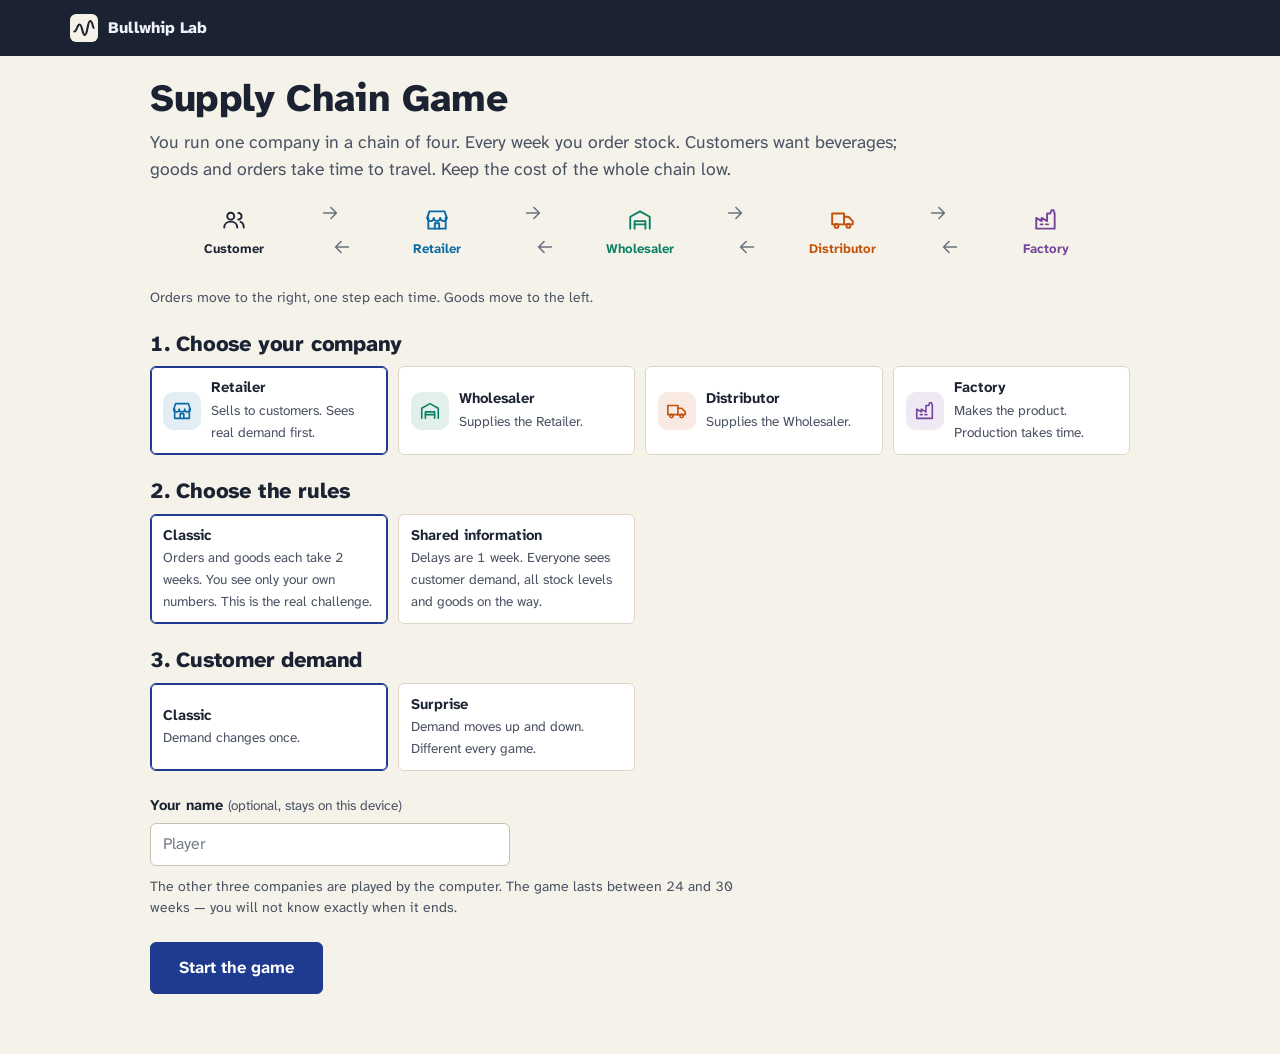
<file: games/bullwhip/index.html>
<!doctype html>
<html lang="en">
<head>
<meta charset="utf-8">
<meta name="viewport" content="width=device-width, initial-scale=1">
<title>Supply Chain Game · Bullwhip Lab</title>
<meta name="description" content="Play one company in a four-company supply chain and discover the bullwhip effect.">
<link rel="preload" href="fonts/atkinson-hyperlegible-next-latin-800-normal.woff2" as="font" type="font/woff2" crossorigin>
<link rel="stylesheet" href="css/style.css">
<link rel="stylesheet" href="css/play.css">
<link rel="icon" href="data:image/svg+xml,%3Csvg xmlns='http://www.w3.org/2000/svg' viewBox='0 0 32 32'%3E%3Crect width='32' height='32' rx='7' fill='%231b2232'/%3E%3Cpath d='M5 20c3 0 3-8 6-8s3 12 6 12 3-16 6-16 3 8 4 8' fill='none' stroke='%23f5f2ea' stroke-width='2.4' stroke-linecap='round'/%3E%3C/svg%3E">
<style>
  .setup { max-width: 980px; margin: 0 auto; }
  .setup .lede { font-size: 1.1rem; color: var(--ink-2); margin-top: 10px; }
  .pick { display: grid; gap: 10px; grid-template-columns: repeat(auto-fill, minmax(200px, 1fr)); margin-top: 10px; }
  .pick .radio-card { align-items: center; }
  .pick .radio-card .ric { width: 38px; height: 38px; border-radius: 10px; display: grid; place-items: center; color: var(--c); background: color-mix(in srgb, var(--c) 12%, white); flex: none; }
  .pick .radio-card .ric svg { width: 22px; height: 22px; }
  .pick .radio-card input { position: absolute; opacity: 0; }
  .pick .radio-card { position: relative; }
  .pick .radio-card:has(input:focus-visible) { outline: 3px solid var(--action); outline-offset: 2px; }
  .setup section { margin-top: 24px; }
  .start { min-height: 52px; font-size: 1.05rem; padding: 0 28px; margin-top: 24px; }
  #new-game { color: #eef1f7; }
</style>
</head>
<body>
<header class="bar">
  <div class="wrap">
    <a class="brand" href="./" id="brand"></a>
    <span class="meta" id="hdr-class"></span>
    <span class="spacer"></span>
    <span id="hdr-role"></span>
    <span class="meta" id="hdr-name"></span>
    <a class="btn ghost small hidden" id="new-game" href="./">New game</a>
  </div>
</header>
<main class="wrap play-main" id="app" aria-live="polite">
  <form class="setup" id="setup" novalidate>
    <h1>Supply Chain Game</h1>
    <p class="lede">You run one company in a chain of four. Every week you order stock. Customers want beverages; goods and orders take time to travel. Keep the cost of the whole chain low.</p>
    <div id="flow"></div>

    <section>
      <h2>1. Choose your company</h2>
      <div class="pick" id="roles"></div>
    </section>

    <section>
      <h2>2. Choose the rules</h2>
      <div class="pick">
        <label class="radio-card"><input type="radio" name="mode" value="classic" checked><span><b>Classic</b><span class="hint">Orders and goods each take 2 weeks. You see only your own numbers. This is the real challenge.</span></span></label>
        <label class="radio-card"><input type="radio" name="mode" value="shared"><span><b>Shared information</b><span class="hint">Delays are 1 week. Everyone sees customer demand, all stock levels and goods on the way.</span></span></label>
      </div>
    </section>

    <section>
      <h2>3. Customer demand</h2>
      <div class="pick">
        <label class="radio-card"><input type="radio" name="dem" value="classic" checked><span><b>Classic</b><span class="hint">Demand changes once.</span></span></label>
        <label class="radio-card"><input type="radio" name="dem" value="random"><span><b>Surprise</b><span class="hint">Demand moves up and down. Different every game.</span></span></label>
      </div>
    </section>

    <section>
      <div class="field" style="max-width:360px"><label for="pname">Your name <span class="hint">(optional, stays on this device)</span></label><input id="pname" type="text" maxlength="40" placeholder="Player"></div>
      <p class="small muted" style="margin-top:10px">The other three companies are played by the computer. The game lasts between 24 and 30 weeks — you will not know exactly when it ends.</p>
      <button class="primary start" type="submit">Start the game</button>
    </section>
  </form>
</main>
<script src="js/common.js"></script>
<script src="js/rules.js"></script>
<script src="js/engine.js"></script>
<script src="js/solo.js"></script>
<script>
(function () {
  const { ROLES, ROLE_ICONS, ICONS, esc } = BW;
  document.getElementById('brand').innerHTML = ICONS.logo + '<span>Bullwhip Lab</span>';
  document.getElementById('flow').innerHTML = BWRules.flowDiagram(null);
  const blurb = ['Sells to customers. Sees real demand first.', 'Supplies the Retailer.', 'Supplies the Wholesaler.', 'Makes the product. Production takes time.'];
  let saved = {};
  try { saved = JSON.parse(localStorage.getItem('bwl-solo-prefs') || '{}'); } catch (e) { /* ignore */ }
  document.getElementById('roles').innerHTML = ROLES.map((r, i) => `<label class="radio-card" style="--c:var(--${r.toLowerCase()})"><input type="radio" name="role" value="${i}" ${(saved.role ?? 0) === i ? 'checked' : ''}><span class="ric">${ICONS[ROLE_ICONS[i]]}</span><span><b>${r}</b><span class="hint">${esc(blurb[i])}</span></span></label>`).join('');
  if (saved.mode) document.querySelector(`input[name=mode][value=${saved.mode}]`).checked = true;
  if (saved.dem) document.querySelector(`input[name=dem][value=${saved.dem}]`).checked = true;
  if (saved.name) document.getElementById('pname').value = saved.name;

  document.getElementById('setup').addEventListener('submit', (e) => {
    e.preventDefault();
    const role = Number(document.querySelector('input[name=role]:checked').value);
    const mode = document.querySelector('input[name=mode]:checked').value;
    const dem = document.querySelector('input[name=dem]:checked').value;
    const name = document.getElementById('pname').value.trim().slice(0, 40) || 'Player';
    try { localStorage.setItem('bwl-solo-prefs', JSON.stringify({ role, mode, dem, name })); localStorage.setItem('bwl-token', 'solo'); } catch (err) { /* ignore */ }
    const socket = BWSolo.create({ role, mode, demandType: dem, name });
    window.io = () => socket;
    document.getElementById('new-game').classList.remove('hidden');
    document.getElementById('app').innerHTML = '';
    const s = document.createElement('script');
    s.src = 'js/play.js';
    document.body.appendChild(s);
    window.scrollTo(0, 0);
  });
})();
</script>
</body>
</html>
</file>
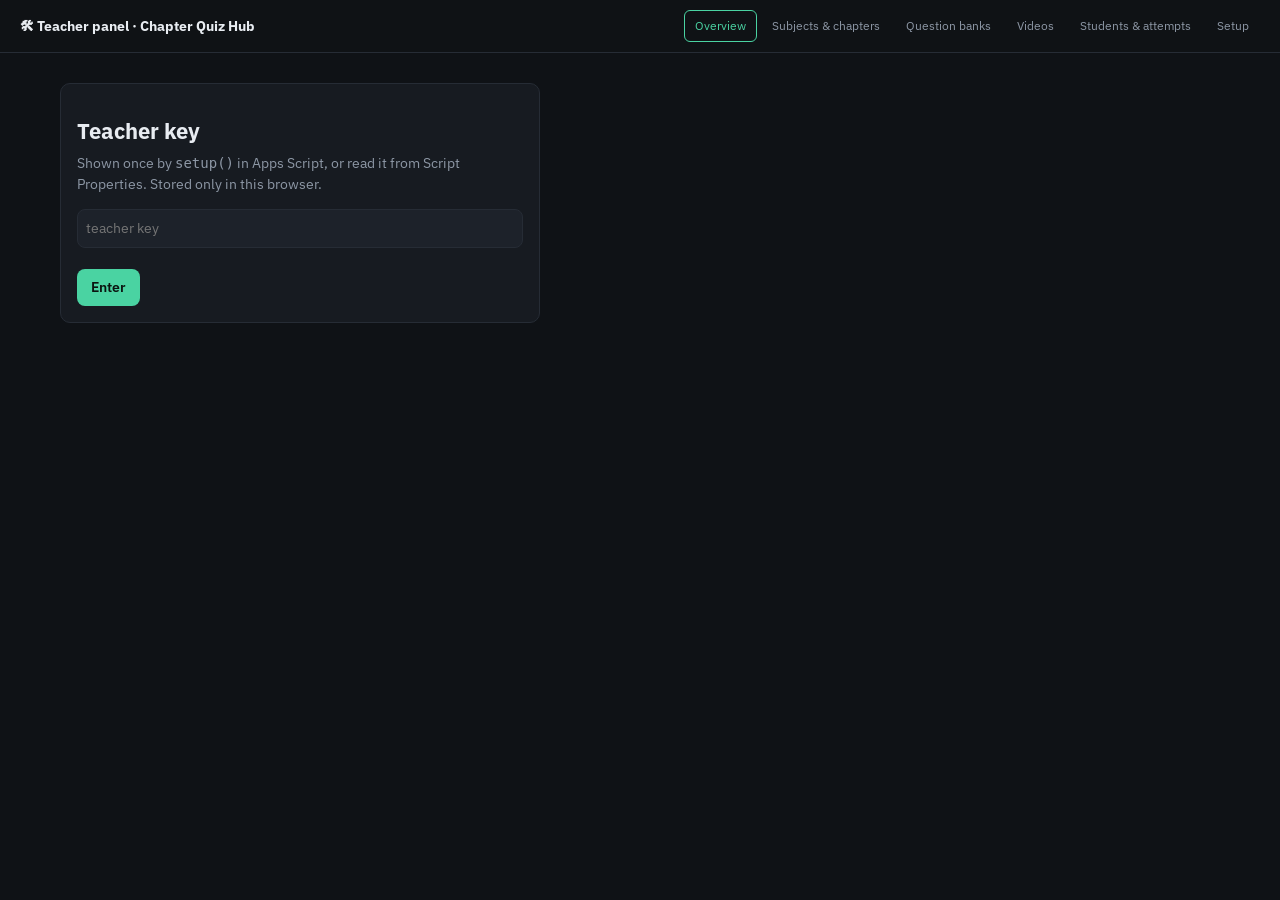
<file: teacher.html>
<!DOCTYPE html>
<html lang="en"><head><meta charset="utf-8"><meta name="viewport" content="width=device-width,initial-scale=1">
<title>Teacher panel · Chapter Quiz Hub</title><meta name="robots" content="noindex">
<link href="https://fonts.googleapis.com/css2?family=IBM+Plex+Sans:wght@400;500;600;700&display=swap" rel="stylesheet">
<style>
:root{--bg:#0f1216;--panel:#171b21;--p2:#1d222a;--line:#262c35;--text:#e8ecf1;--muted:#8d97a5;--acc:#4ad3a2;--amb:#ffb84d;--red:#ff6b6b;--blue:#6aa9ff}
*{box-sizing:border-box}body{margin:0;background:var(--bg);color:var(--text);font-family:'IBM Plex Sans',system-ui,sans-serif;font-size:14px;line-height:1.5}
header{position:sticky;top:0;background:rgba(15,18,22,.95);border-bottom:1px solid var(--line);padding:10px 20px;display:flex;justify-content:space-between;align-items:center;gap:12px;z-index:5}
nav{display:flex;gap:4px;flex-wrap:wrap}nav button{background:none;border:1px solid transparent;color:var(--muted);padding:6px 10px;border-radius:6px;cursor:pointer;font:inherit;font-size:12px}nav button.on{border-color:var(--acc);color:var(--acc)}
main{max-width:1200px;margin:0 auto 60px;padding:20px}h1{font-size:22px;margin:14px 0 6px}h2{font-size:16px;margin:22px 0 8px}p.sub{color:var(--muted);margin:0 0 14px}
.k{font-size:11px;letter-spacing:.12em;text-transform:uppercase;color:var(--muted)}
.card{background:var(--panel);border:1px solid var(--line);border-radius:10px;padding:16px;margin:10px 0}
.btn{background:var(--acc);color:#0b1410;border:0;padding:8px 14px;border-radius:8px;font:inherit;font-weight:600;cursor:pointer}.btn:disabled{opacity:.5}.btn.g{background:var(--panel);color:var(--text);border:1px solid var(--line)}.btn.r{background:var(--red);color:#fff}.btn.s{padding:5px 9px;font-size:12px}
label{display:block;font-size:12px;color:var(--muted);margin:8px 0 3px}input,select,textarea{width:100%;background:var(--p2);border:1px solid var(--line);color:var(--text);padding:8px;border-radius:8px;font:inherit}textarea{min-height:70px}
.row{display:grid;grid-template-columns:repeat(auto-fit,minmax(180px,1fr));gap:10px}
table{width:100%;border-collapse:collapse;font-size:13px}th{text-align:left;color:var(--muted);font-size:11px;letter-spacing:.1em;text-transform:uppercase;padding:8px;border-bottom:1px solid var(--line)}td{padding:8px;border-bottom:1px solid #1f242c;vertical-align:top}
.pill{display:inline-block;font-size:11px;padding:3px 8px;border-radius:999px;border:1px solid var(--line);color:var(--muted)}.pill.pub{color:var(--acc);border-color:#235b46}.pill.draft{color:var(--amb);border-color:#5e4420}
.view{display:none}.view.on{display:block}.ok{color:var(--acc)}.err{color:var(--red)}
.note{background:#1a1f26;border-left:3px solid var(--amb);padding:10px 14px;border-radius:0 8px 8px 0;font-size:13px;color:var(--muted);margin:10px 0}
.stats{display:grid;grid-template-columns:repeat(auto-fit,minmax(140px,1fr));gap:10px}.stat{background:var(--panel);border:1px solid var(--line);border-radius:10px;padding:12px}.stat b{display:block;font-size:20px}
.qedit{background:var(--p2);border:1px solid var(--line);border-radius:8px;padding:12px;margin:8px 0}
</style></head><body>
<header><b>🛠 Teacher panel · Chapter Quiz Hub</b><nav id="nav"><button data-v="home" class="on">Overview</button><button data-v="subjects">Subjects & chapters</button><button data-v="questions">Question banks</button><button data-v="videos">Videos</button><button data-v="students">Students & attempts</button><button data-v="setup">Setup</button></nav></header>
<main>
<div id="gate" class="card" style="max-width:480px"><h1>Teacher key</h1><p class="sub">Shown once by <code>setup()</code> in Apps Script, or read it from Script Properties. Stored only in this browser.</p><input id="keyIn" type="password" placeholder="teacher key"><br><br><button class="btn" onclick="saveKey()">Enter</button> <span id="gateMsg"></span></div>

<section class="view" id="v-home"><h1>Overview</h1><div class="stats" id="stats"></div><div class="note">Students use the public site. Everything you change here is live immediately. The Google Sheet is the full record — open it any time to edit directly.</div></section>

<section class="view" id="v-subjects"><h1>Subjects & chapters</h1>
<div class="card"><h2>Add / update a subject</h2><div class="row"><div><label>Code</label><input id="sCode" placeholder="MGMT160"></div><div><label>Title</label><input id="sTitle" placeholder="Principles of Management"></div><div><label>Term</label><input id="sTerm" placeholder="Fall 2026/27"></div><div><label>Sort</label><input id="sSort" type="number" value="1"></div></div><br><button class="btn" onclick="upsertSubject()">Save subject</button> <span id="sMsg"></span></div>
<div class="card"><h2>Add / update a chapter</h2><div class="row"><div><label>Subject</label><select id="cSubj"></select></div><div><label>Chapter number</label><input id="cNum" type="number" min="1"></div><div><label>Title</label><input id="cTitle"></div><div><label>CLOs</label><input id="cClos" placeholder="1, 2"></div></div><br><button class="btn" onclick="upsertChapter()">Save chapter</button> <span id="cMsg"></span><p class="sub" style="margin-top:8px">Chapters are also created automatically when you seed a question bank. A chapter with no published questions shows "coming soon" to students.</p></div>
<div id="subjList"></div></section>

<section class="view" id="v-questions"><h1>Question banks</h1>
<div class="card"><h2>Sync all banks from the site</h2><p class="sub">Re-loads every chapter of every subject from the bank files published with this site (banks/&lt;SUBJECT&gt;/seed_chNN.json) and <b>replaces</b> the chapter's questions in the Sheet. Use this after the banks have been corrected. Student attempts and answers are not touched.</p><button class="btn" id="syncBtn" onclick="syncAll()">Sync all banks now</button> <span id="syncMsg"></span><pre id="syncLog" style="max-height:220px;overflow:auto;font-size:12px;margin-top:8px"></pre></div>
<div class="card"><h2>Seed a bank (JSON)</h2><p class="sub">Paste a bank file (the format Claude produces: subject, chapter, title, questions[]) and choose a status. Published questions are visible to students immediately; drafts are not.</p><textarea id="bankIn" placeholder='{"subject":"MGMT160","chapter":1,"title":"…","questions":[…]}'></textarea><div class="row" style="margin-top:8px"><div><label>Status</label><select id="bankStatus"><option value="published">published</option><option value="draft">draft (review first)</option></select></div><div><label>Replace existing questions of that chapter?</label><select id="bankReplace"><option value="">no — skip duplicates</option><option value="1">yes — replace chapter</option></select></div></div><br><button class="btn" onclick="seed()">Seed bank</button> <span id="seedMsg"></span></div>
<div class="card"><h2>Browse & edit</h2><div class="row"><div><label>Subject</label><select id="qSubj"></select></div><div><label>Chapter</label><input id="qCh" type="number" placeholder="all"></div><div><label>&nbsp;</label><button class="btn" onclick="listQ()">Load questions</button></div></div><div id="qList"></div></div></section>

<section class="view" id="v-videos"><h1>Class videos</h1>
<div class="card"><h2>Add a class video</h2><p class="sub">Upload the video to YouTube (Unlisted) or Google Drive (anyone with link can view), then paste the link. Chapter 0 or blank = general course video.</p><div class="row"><div><label>Subject</label><select id="vSubj"></select></div><div><label>Chapter (0 = general)</label><input id="vCh" type="number" min="0" value="0"></div><div><label>Title</label><input id="vTitle" placeholder="Part 1 · Ideas"></div><div><label>Minutes</label><input id="vMin" type="number"></div></div><label>YouTube / Drive / MP4 link</label><input id="vUrl" placeholder="https://youtu.be/…"><br><br><button class="btn" onclick="addVideo()">Add video</button> <span id="vMsg"></span></div>
<div id="vidList"></div></section>

<section class="view" id="v-students"><h1>Students & attempts</h1><p class="sub">Identity map, every attempt, and every answer (including the alternative-question chances). Export as CSV for the Achievement System workbook. Voiding an attempt removes it from all averages.</p><div class="row"><div><label>Subject</label><select id="aSubj"></select></div><div><label>&nbsp;</label><button class="btn" onclick="loadAttempts()">Load</button> <button class="btn g" onclick="exportCSV()">⬇ Attempts CSV</button> <button class="btn g" onclick="exportAnswersCSV()">⬇ Every answer CSV</button></div></div><div id="studentsTbl"></div><div id="attemptsTbl"></div></section>

<section class="view" id="v-setup"><h1>Setup</h1>
<div class="card"><h2>1 · Connection</h2><p>Script URL in use: <code id="cfgUrl"></code></p><p class="sub">Change it by editing <code>config.json</code> in the GitHub repo.</p></div>
<div class="card"><h2>2 · Automatic question generation (GitHub Action)</h2><p class="sub">Upload a chapter deck to <code>uploads/&lt;SUBJECT&gt;/chNN_&lt;title&gt;.pptx</code> in the repo (GitHub → Add file → Upload files). The Action extracts the slides, generates 30 draft questions with the Claude API using the course rules, and writes them to the Questions tab as <b>draft</b>. Review them under Question banks, fix wording, then set status to published.</p><p class="sub">Repo secrets required: <code>ANTHROPIC_API_KEY</code>, <code>APPS_SCRIPT_URL</code>, <code>TEACHER_KEY</code>.</p></div>
<div class="card"><h2>3 · Forget key on this device</h2><button class="btn r" onclick="localStorage.removeItem('qh_key');location.reload()">Forget teacher key</button></div></section>
</main>
<script>
let CFG={scriptUrl:''};const $=s=>document.querySelector(s);const esc=s=>String(s??'').replace(/[&<>"']/g,m=>({'&':'&amp;','<':'&lt;','>':'&gt;','"':'&quot;',"'":'&#39;'}[m]));
let KEY=localStorage.getItem('qh_key')||'';let SUBS=[];
async function api(action,data){let last;for(let a=0;a<4;a++){try{const r=await fetch(CFG.scriptUrl,{method:'POST',headers:{'Content-Type':'text/plain;charset=utf-8'},body:JSON.stringify({action,key:KEY,...data}),cache:'no-store'});const t=await r.text();let j;try{j=JSON.parse(t)}catch(e){throw new Error('__html__')}if(j.error)throw new Error(j.error);return j}catch(e){last=e;const tr=e.message==='__html__'||/Failed to fetch|NetworkError|Load failed/i.test(e.message);if(!tr)throw e;await new Promise(res=>setTimeout(res,600*(a+1)))}}throw new Error('The server did not answer properly (Google was busy). Wait a few seconds and try again.')}
function saveKey(){KEY=$('#keyIn').value.trim();localStorage.setItem('qh_key',KEY);boot()}
function go(v){document.querySelectorAll('.view').forEach(x=>x.classList.remove('on'));$('#v-'+v).classList.add('on');document.querySelectorAll('nav button').forEach(b=>b.classList.toggle('on',b.dataset.v===v));if(v==='home')loadStats();if(v==='subjects')renderSubjects();if(v==='videos')loadVideos()}
document.querySelectorAll('nav button').forEach(b=>b.onclick=()=>go(b.dataset.v));
async function boot(){try{CFG=await (await fetch('config.json?'+Date.now())).json()}catch{}$('#cfgUrl').textContent=CFG.scriptUrl||'(not set)';if(!KEY){$('#gate').style.display='block';return}
  try{await api('stats',{});$('#gate').style.display='none';await loadSubs();go('home')}catch(e){$('#gateMsg').innerHTML=`<span class="err">${esc(e.message)}</span>`;$('#gate').style.display='block'}}
async function loadStats(){try{const s=await api('stats',{});$('#stats').innerHTML=Object.entries(s).map(([k,v])=>`<div class="stat"><div class="k">${k}</div><b>${v}</b></div>`).join('')}catch(e){$('#stats').innerHTML=`<span class="err">${esc(e.message)}</span>`}}
async function loadSubs(){const j=await api('subjects',{});SUBS=j.subjects;['cSubj','qSubj','vSubj','aSubj'].forEach(id=>$('#'+id).innerHTML=SUBS.map(s=>`<option value="${esc(s.code)}">${esc(s.code)} · ${esc(s.title)}</option>`).join(''))}
function renderSubjects(){$('#subjList').innerHTML=SUBS.map(s=>`<div class="card"><h2>${esc(s.code)} · ${esc(s.title)} <span class="pill">${esc(s.term||'')}</span></h2><table><tr><th>Ch</th><th>Title</th><th>CLOs</th><th>Q1 published</th><th>Q2 published</th><th>Videos</th></tr>${s.chapters.map(c=>`<tr><td>${c.chapter}</td><td>${esc(c.title)}</td><td>${esc(c.clos||'')}</td><td>${c.q1}</td><td>${c.q2}</td><td>${c.videos}</td></tr>`).join('')||'<tr><td colspan="6" style="color:var(--muted)">No chapters yet</td></tr>'}</table></div>`).join('')}
async function upsertSubject(){try{await api('upsertSubject',{code:$('#sCode').value.trim().toUpperCase(),title:$('#sTitle').value.trim(),term:$('#sTerm').value.trim(),sort:+$('#sSort').value});$('#sMsg').innerHTML='<span class="ok">saved</span>';await loadSubs();renderSubjects()}catch(e){$('#sMsg').innerHTML=`<span class="err">${esc(e.message)}</span>`}}
async function upsertChapter(){try{await api('upsertChapter',{subject:$('#cSubj').value,chapter:+$('#cNum').value,title:$('#cTitle').value.trim(),clos:$('#cClos').value.trim()});$('#cMsg').innerHTML='<span class="ok">saved</span>';await loadSubs();renderSubjects()}catch(e){$('#cMsg').innerHTML=`<span class="err">${esc(e.message)}</span>`}}

async function syncAll(){const plan=[['MGMT160',10],['MGMT363',9],['MGMT464',10]];const btn=$('#syncBtn');btn.disabled=true;$('#syncMsg').textContent='Syncing… do not close this tab.';const log=$('#syncLog');log.textContent='';let total=0;const done=JSON.parse(localStorage.getItem('qh_sync_done')||'{}');const stamp=localStorage.getItem('qh_sync_stamp');const seedStamp=String(new Date().toDateString());if(stamp!==seedStamp){for(const k in done)delete done[k];localStorage.setItem('qh_sync_stamp',seedStamp)}
try{for(const [sub,n] of plan){for(let ch=1;ch<=n;ch++){const key=sub+'-'+ch;if(done[key]){log.textContent+=`${sub} ch${ch}: already loaded today (${done[key]})\n`;continue}const r=await fetch(`banks/${sub}/seed_ch${String(ch).padStart(2,'0')}.json?n=${Date.now()}`,{cache:'no-store'});if(!r.ok){log.textContent+=`${sub} ch${ch}: no seed file\n`;continue}const bank=await r.json();let j=null,err=null;for(let t=0;t<4&&!j;t++){try{j=await api('seedQuestions',{bank,status:'published',replaceChapter:true})}catch(e){err=e;log.textContent+=`${sub} ch${ch}: Google error, retrying (${t+1})…\n`;await new Promise(res=>setTimeout(res,8000*(t+1)))}}if(!j)throw err;total+=j.added;done[key]=j.added;localStorage.setItem('qh_sync_done',JSON.stringify(done));log.textContent+=`${sub} ch${ch}: ${j.added} questions loaded\n`;log.scrollTop=log.scrollHeight}}$('#syncMsg').innerHTML=`<span class="ok">Done — all chapters in place (${total} loaded this run).</span>`;localStorage.removeItem('qh_sync_done');await loadSubs()}catch(e){$('#syncMsg').innerHTML=`<span class="err">${esc(e.message)} — press the button again to continue; finished chapters are skipped.</span>`}btn.disabled=false}
async function seed(){let bank;try{bank=JSON.parse($('#bankIn').value)}catch{$('#seedMsg').innerHTML='<span class="err">Not valid JSON</span>';return}$('#seedMsg').textContent='Seeding…';try{const j=await api('seedQuestions',{bank,status:$('#bankStatus').value,replaceChapter:!!$('#bankReplace').value});$('#seedMsg').innerHTML=`<span class="ok">Added ${j.added}, skipped ${j.skipped} duplicates</span>`;await loadSubs()}catch(e){$('#seedMsg').innerHTML=`<span class="err">${esc(e.message)}</span>`}}
let QS=[];
async function listQ(){$('#qList').innerHTML='Loading…';try{const j=await api('listQuestions',{subject:$('#qSubj').value,chapter:$('#qCh').value?+$('#qCh').value:''});QS=j.questions;renderQ()}catch(e){$('#qList').innerHTML=`<span class="err">${esc(e.message)}</span>`}}
function renderQ(){const drafts=QS.filter(q=>q.status!=='published').length;$('#qList').innerHTML=`<p class="sub">${QS.length} questions · ${drafts} draft${drafts===1?'':'s'}${drafts?` · <button class="btn s" onclick="publishAll()">Publish all drafts shown</button>`:''}</p>`+QS.sort((a,b)=>a.chapter-b.chapter||a.quiz-b.quiz||String(a.id).localeCompare(b.id)).map(q=>`<div class="qedit" id="qe-${esc(q.id)}"><div style="display:flex;justify-content:space-between;gap:8px;flex-wrap:wrap"><span class="k">${esc(q.id)} · Ch ${q.chapter} · Quiz ${q.quiz} · ${esc(q.bloom)} · ${esc(q.clo)} · §${esc(q.sec)}</span><span><span class="pill ${q.status==='published'?'pub':'draft'}">${esc(q.status)}</span> <button class="btn g s" onclick="toggleQ('${esc(q.id)}')">${q.status==='published'?'Unpublish':'Publish'}</button> <button class="btn g s" onclick="editQ('${esc(q.id)}')">Edit</button> <button class="btn r s" onclick="delQ('${esc(q.id)}')">Delete</button></span></div><div style="margin:6px 0"><b>${esc(q.stem)}</b></div><ol style="margin:0;padding-left:20px;color:var(--muted)">${[1,2,3,4].map(i=>`<li style="${(i-1)===+q.answer?'color:var(--acc)':''}">${esc(q['opt'+i])}${(i-1)===+q.answer?' ✓':''}</li>`).join('')}</ol><div style="font-size:12px;color:var(--muted);margin-top:4px">Why: ${esc(q.why)}</div></div>`).join('')}
async function toggleQ(id){const q=QS.find(x=>x.id===id);const st=q.status==='published'?'draft':'published';await api('setQuestion',{id,fields:{status:st}});q.status=st;renderQ()}
async function publishAll(){for(const q of QS.filter(x=>x.status!=='published')){await api('setQuestion',{id:q.id,fields:{status:'published'}});q.status='published'}renderQ()}
function editQ(id){const q=QS.find(x=>x.id===id);const el=$('#qe-'+CSS.escape(id));el.innerHTML=`<div class="k">${esc(id)}</div><label>Stem</label><textarea id="e-stem">${esc(q.stem)}</textarea><div class="row">${[1,2,3,4].map(i=>`<div><label>Option ${i}${(i-1)===+q.answer?' (correct)':''}</label><input id="e-opt${i}" value="${esc(q['opt'+i])}"></div>`).join('')}</div><div class="row"><div><label>Correct option (1–4)</label><input id="e-ans" type="number" min="1" max="4" value="${+q.answer+1}"></div><div><label>Bloom</label><select id="e-bloom">${['Understand','Apply','Analyse'].map(b=>`<option ${q.bloom===b?'selected':''}>${b}</option>`).join('')}</select></div><div><label>CLO</label><input id="e-clo" value="${esc(q.clo)}"></div><div><label>Section</label><input id="e-sec" value="${esc(q.sec)}"></div><div><label>Quiz</label><input id="e-quiz" type="number" min="1" max="2" value="${q.quiz}"></div></div><label>Why (explanation)</label><textarea id="e-why">${esc(q.why)}</textarea><br><button class="btn" onclick="saveQ('${esc(id)}')">Save</button> <button class="btn g" onclick="renderQ()">Cancel</button>`}
async function saveQ(id){const f={stem:$('#e-stem').value,opt1:$('#e-opt1').value,opt2:$('#e-opt2').value,opt3:$('#e-opt3').value,opt4:$('#e-opt4').value,answer:+$('#e-ans').value-1,bloom:$('#e-bloom').value,clo:$('#e-clo').value,sec:$('#e-sec').value,quiz:+$('#e-quiz').value,why:$('#e-why').value};await api('setQuestion',{id,fields:f});Object.assign(QS.find(x=>x.id===id),f);renderQ()}
async function delQ(id){if(!confirm('Delete '+id+'?'))return;await api('deleteQuestion',{id});QS=QS.filter(x=>x.id!==id);renderQ()}
async function addVideo(){try{await api('addVideo',{subject:$('#vSubj').value,chapter:+$('#vCh').value||'',title:$('#vTitle').value.trim(),url:$('#vUrl').value.trim(),minutes:$('#vMin').value});$('#vMsg').innerHTML='<span class="ok">added</span>';loadVideos()}catch(e){$('#vMsg').innerHTML=`<span class="err">${esc(e.message)}</span>`}}
async function loadVideos(){let html='';for(const s of SUBS){const j=await api('videos',{subject:s.code});if(!j.videos.length)continue;html+=`<div class="card"><h2>${esc(s.code)}</h2><table><tr><th>Ch</th><th>Title</th><th>Link</th><th></th></tr>${j.videos.map(v=>`<tr><td>${v.chapter||'General'}</td><td>${esc(v.title)}</td><td><a href="${esc(v.url)}" target="_blank" style="color:var(--blue)">${esc(v.url).slice(0,50)}…</a></td><td><button class="btn r s" onclick="delVideo('${esc(v.id)}')">Delete</button></td></tr>`).join('')}</table></div>`}$('#vidList').innerHTML=html||'<p class="sub">No videos yet.</p>'}
async function delVideo(id){if(!confirm('Delete this video?'))return;await api('deleteVideo',{id});loadVideos()}
let EXP=null;
async function loadAttempts(){$('#studentsTbl').innerHTML='Loading…';try{EXP=await api('exportAttempts',{subject:$('#aSubj').value});const byId={};EXP.students.forEach(s=>byId[String(s.studentId).toUpperCase()]=s);
  $('#studentsTbl').innerHTML=`<h2>Students (${EXP.students.length})</h2><div style="overflow:auto"><table><tr><th>Codename</th><th>Student ID</th><th>Name</th><th>First seen</th><th>Attempts</th></tr>${EXP.students.map(s=>`<tr><td><b>${esc(s.codename)}</b></td><td>${esc(s.studentId)}</td><td>${esc(s.name)}</td><td>${esc(String(s.firstSeen).slice(0,10))}</td><td>${EXP.attempts.filter(a=>String(a.studentId).toUpperCase()===String(s.studentId).toUpperCase()).length}</td></tr>`).join('')}</table></div>`;
  $('#attemptsTbl').innerHTML=`<h2>Attempts (${EXP.attempts.length})</h2><div style="overflow:auto"><table><tr><th>When</th><th>Codename</th><th>Student</th><th>Ch</th><th>Quiz</th><th>Score</th><th>Time</th><th>#</th><th></th></tr>${EXP.attempts.slice().reverse().map(a=>{const st=byId[String(a.studentId).toUpperCase()]||{};const flag=+a.seconds<120?' <span class="pill draft">fast</span>':'';return`<tr><td>${esc(String(a.when).slice(0,16).replace('T',' '))}</td><td>${esc(a.codename)}</td><td>${esc(st.name||'')} (${esc(a.studentId)})</td><td>${a.chapter}</td><td>${a.quiz}</td><td><b>${a.score}/${a.total}</b></td><td>${Math.floor(a.seconds/60)}m${a.seconds%60}s${flag}</td><td>${a.attemptNo}</td><td><button class="btn r s" onclick="voidA('${esc(a.attemptId)}')">Void</button></td></tr>`}).join('')}</table></div>`}catch(e){$('#studentsTbl').innerHTML=`<span class="err">${esc(e.message)}</span>`}}
async function voidA(id){if(!confirm('Void this attempt? It is removed from all averages.'))return;await api('voidAttempt',{attemptId:id});loadAttempts()}
function exportAnswersCSV(){if(!EXP){alert('Load first');return}const byId={};EXP.students.forEach(s=>byId[String(s.studentId).toUpperCase()]=s);const rows=[['when','subject','chapter','quiz','studentId','name','codename','stop','chance','questionId','sec','clo','chosen','correct','ok','seconds','studied','attemptId']];(EXP.answers||[]).forEach(a=>{const st=byId[String(a.studentId).toUpperCase()]||{};rows.push([a.when,a.subject,a.chapter,a.quiz,a.studentId,st.name||'',a.codename,a.stop,a.chance,a.questionId,a.sec,a.clo,a.chosen,a.correct,a.ok,a.seconds,a.studied,a.attemptId])});const csv=rows.map(r=>r.map(v=>`"${String(v).replace(/"/g,'""')}"`).join(',')).join('\n');const a=document.createElement('a');a.href='data:text/csv;charset=utf-8,'+encodeURIComponent(csv);a.download='quiz_answers_'+($('#aSubj').value||'all')+'.csv';a.click()}
function exportCSV(){if(!EXP){alert('Load first');return}const byId={};EXP.students.forEach(s=>byId[String(s.studentId).toUpperCase()]=s);const rows=[['when','subject','chapter','quiz','studentId','name','codename','score','total','percent','seconds','attemptNo']];EXP.attempts.forEach(a=>{const st=byId[String(a.studentId).toUpperCase()]||{};rows.push([a.when,a.subject,a.chapter,a.quiz,a.studentId,st.name||'',a.codename,a.score,a.total,Math.round(100*a.score/a.total),a.seconds,a.attemptNo])});const csv=rows.map(r=>r.map(v=>`"${String(v).replace(/"/g,'""')}"`).join(',')).join('\n');const a=document.createElement('a');a.href='data:text/csv;charset=utf-8,'+encodeURIComponent(csv);a.download='quiz_attempts_'+($('#aSubj').value||'all')+'.csv';a.click()}
boot();
</script></body></html>
</file>
<file: games/bullwhip/css/style.css>
@font-face { font-family: 'Atkinson Next'; src: url('../fonts/atkinson-hyperlegible-next-latin-400-normal.woff2') format('woff2'); font-weight: 400; font-display: swap; }
@font-face { font-family: 'Atkinson Next'; src: url('../fonts/atkinson-hyperlegible-next-latin-700-normal.woff2') format('woff2'); font-weight: 700; font-display: swap; }
@font-face { font-family: 'Atkinson Next'; src: url('../fonts/atkinson-hyperlegible-next-latin-800-normal.woff2') format('woff2'); font-weight: 800; font-display: swap; }
@font-face { font-family: 'Atkinson Mono'; src: url('../fonts/atkinson-hyperlegible-mono-latin-400-normal.woff2') format('woff2'); font-weight: 400; font-display: swap; }
@font-face { font-family: 'Atkinson Mono'; src: url('../fonts/atkinson-hyperlegible-mono-latin-600-normal.woff2') format('woff2'); font-weight: 600; font-display: swap; }

:root {
  --paper: #f5f2ea;
  --sheet: #fdfcf8;
  --ink: #1b2232;
  --ink-2: #4a5263;
  --ink-3: #6b7180;
  --line: #ddd6c6;
  --line-2: #c9c0ad;
  --action: #1f3b8f;
  --action-ink: #ffffff;
  --action-hover: #172e72;
  --warn: #b4410e;
  --danger: #b42318;
  --danger-bg: #fbeae7;
  --ok: #17694a;
  --ok-bg: #e5f2ea;
  --note-bg: #f1ead8;
  --retailer: #0a6aa6;
  --wholesaler: #0b8064;
  --distributor: #c2510a;
  --factory: #74469b;
  --customer: #1b2232;
  --radius: 10px;
  --radius-sm: 6px;
  --shadow: 0 1px 2px rgba(27, 34, 50, 0.06), 0 6px 18px -8px rgba(27, 34, 50, 0.18);
  --font: 'Atkinson Next', system-ui, sans-serif;
  --mono: 'Atkinson Mono', ui-monospace, monospace;
  --ease: cubic-bezier(0.16, 1, 0.3, 1);
  color-scheme: light;
}

* { box-sizing: border-box; }
html { -webkit-text-size-adjust: 100%; }
body {
  margin: 0;
  background: var(--paper);
  color: var(--ink);
  font: 400 1rem/1.5 var(--font);
  font-variant-numeric: tabular-nums;
  min-height: 100vh;
}
::selection { background: #c9d5f5; color: var(--ink); }
:focus-visible { outline: 3px solid var(--action); outline-offset: 2px; border-radius: 4px; }
a { color: var(--action); text-underline-offset: 3px; }
h1, h2, h3, h4 { line-height: 1.15; margin: 0; text-wrap: balance; letter-spacing: -0.01em; }
h1 { font-size: clamp(1.6rem, 1.2rem + 1.6vw, 2.4rem); font-weight: 800; }
h2 { font-size: 1.35rem; font-weight: 800; }
h3 { font-size: 1.05rem; font-weight: 700; }
p { margin: 0; max-width: 68ch; }
.num, td.num, .mono { font-family: var(--mono); font-variant-numeric: tabular-nums; }
.muted { color: var(--ink-2); }
.small { font-size: 0.875rem; }
.hidden { display: none !important; }
* { scrollbar-color: var(--line-2) transparent; scrollbar-width: thin; }

/* layout */
.wrap { max-width: 1180px; margin: 0 auto; padding: 0 20px; }
.stack > * + * { margin-top: var(--gap, 16px); }
.row { display: flex; gap: 12px; align-items: center; flex-wrap: wrap; }
.spread { display: flex; justify-content: space-between; align-items: center; gap: 12px; flex-wrap: wrap; }
.grid { display: grid; gap: 16px; }
.grid > *, .play-grid > *, .stack > * { min-width: 0; }
@media (min-width: 760px) { .grid-2 { grid-template-columns: 1fr 1fr; } .grid-3 { grid-template-columns: repeat(3, 1fr); } }

/* top bar */
.bar { background: var(--ink); color: #eef1f7; }
.bar .wrap { display: flex; align-items: center; gap: 16px; min-height: 56px; flex-wrap: wrap; padding-top: 6px; padding-bottom: 6px; }
.brand { display: flex; align-items: center; gap: 10px; font-weight: 800; letter-spacing: -0.01em; color: inherit; text-decoration: none; }
.brand svg { width: 28px; height: 28px; }
.bar .spacer { flex: 1; }
.bar .meta { color: #c3c9d6; font-size: 0.9rem; }
@media (max-width: 600px) { .bar .meta#hdr-class, .bar .meta#hdr-run { display: none; } .bar .wrap { gap: 10px; } }

/* panels */
.panel { background: var(--sheet); border: 1px solid var(--line); border-radius: var(--radius); padding: 20px; box-shadow: var(--shadow); }
.panel.flat { box-shadow: none; }
.panel > h2, .panel > h3 { margin-bottom: 12px; }
.section-title { display: flex; align-items: baseline; justify-content: space-between; gap: 12px; margin: 28px 0 12px; }

/* buttons & inputs */
button, .btn {
  font: 700 0.95rem/1 var(--font);
  border: 1px solid var(--line-2);
  background: var(--sheet);
  color: var(--ink);
  border-radius: var(--radius-sm);
  padding: 10px 14px;
  cursor: pointer;
  display: inline-flex; align-items: center; gap: 8px;
  transition: background 0.15s, border-color 0.15s, transform 0.1s;
  text-decoration: none;
  min-height: 40px;
}
button:hover:not(:disabled), .btn:hover { border-color: var(--ink-3); background: #fff; }
button:active:not(:disabled) { transform: translateY(1px); }
button:disabled { opacity: 0.5; cursor: not-allowed; }
button.primary, .btn.primary { background: var(--action); border-color: var(--action); color: var(--action-ink); }
button.primary:hover:not(:disabled) { background: var(--action-hover); border-color: var(--action-hover); }
button.danger { color: var(--danger); border-color: #e3b3ad; }
button.danger:hover:not(:disabled) { background: var(--danger-bg); border-color: var(--danger); }
button.ghost { border-color: transparent; background: transparent; }
button.ghost:hover:not(:disabled) { background: rgba(27,34,50,0.06); border-color: transparent; }
.btn.ghost { border-color: transparent; background: transparent; }
.bar .btn.ghost { color: #eef1f7; }
.bar .btn.ghost:hover { background: rgba(255,255,255,0.1); border-color: transparent; }
button.small, .btn.small { padding: 6px 10px; min-height: 32px; font-size: 0.85rem; }
button svg, .btn svg { width: 18px; height: 18px; flex: none; }
.bar button.ghost { color: #eef1f7; }
.bar button.ghost:hover { background: rgba(255,255,255,0.1); }

label { font-weight: 700; font-size: 0.92rem; display: block; }
.hint { font-weight: 400; color: var(--ink-2); font-size: 0.85rem; }
input[type=text], input[type=number], input[type=password], select, textarea {
  font: 400 1rem/1.3 var(--font);
  color: var(--ink);
  background: #fff;
  border: 1px solid var(--line-2);
  border-radius: var(--radius-sm);
  padding: 10px 12px;
  width: 100%;
  min-height: 42px;
}
input::placeholder, textarea::placeholder { color: #767c89; }
input:focus, select:focus, textarea:focus { outline: none; border-color: var(--action); box-shadow: 0 0 0 3px rgba(31, 59, 143, 0.18); }
input[type=number] { font-family: var(--mono); }
input:disabled, select:disabled { background: #f0ede5; color: var(--ink-3); }
.field + .field { margin-top: 14px; }
.field label { margin-bottom: 6px; }
.check { display: flex; gap: 10px; align-items: flex-start; font-weight: 400; cursor: pointer; }
.check input { width: 18px; height: 18px; margin-top: 2px; accent-color: var(--action); flex: none; }
.radio-list { display: grid; gap: 8px; }
.radio-card { display: flex; gap: 10px; align-items: flex-start; padding: 10px 12px; border: 1px solid var(--line); border-radius: var(--radius-sm); background: #fff; font-weight: 400; cursor: pointer; }
.radio-card:has(input:checked) { border-color: var(--action); box-shadow: 0 0 0 1px var(--action) inset; }
.radio-card input { accent-color: var(--action); margin-top: 3px; }
.radio-card b { display: block; }

/* chips / badges */
.chip { display: inline-flex; align-items: center; gap: 6px; padding: 3px 10px; border-radius: 999px; font-size: 0.8rem; font-weight: 700; background: #ebe6da; color: var(--ink); white-space: nowrap; }
.chip.ok { background: var(--ok-bg); color: var(--ok); }
.chip.warn { background: #fbe9dc; color: var(--warn); }
.chip.danger { background: var(--danger-bg); color: var(--danger); }
.chip.blue { background: #e4e9f7; color: var(--action); }
.dot { width: 8px; height: 8px; border-radius: 50%; background: var(--ink-3); display: inline-block; }
.dot.on { background: #1f9a62; }
.role-chip { --c: var(--ink); color: var(--c); background: color-mix(in srgb, var(--c) 12%, white); }
.r0 { --c: var(--retailer); } .r1 { --c: var(--wholesaler); } .r2 { --c: var(--distributor); } .r3 { --c: var(--factory); }

/* alerts */
.alert { padding: 12px 14px; border-radius: var(--radius-sm); background: var(--note-bg); color: var(--ink); font-size: 0.95rem; }
.alert.error { background: var(--danger-bg); color: #8c1c13; }
.alert.ok { background: var(--ok-bg); color: #0f5136; }

/* tables */
.table-wrap { overflow-x: auto; border: 1px solid var(--line); border-radius: var(--radius); background: var(--sheet); }
table { border-collapse: collapse; width: 100%; font-size: 0.92rem; }
th, td { padding: 9px 12px; text-align: left; border-bottom: 1px solid var(--line); white-space: nowrap; vertical-align: middle; }
th { font-size: 0.78rem; text-transform: uppercase; letter-spacing: 0.04em; color: var(--ink-2); background: #f3efe5; position: sticky; top: 0; z-index: 1; }
td.num, th.num { text-align: right; }
tbody tr:last-child td { border-bottom: none; }
tbody tr:hover td { background: #faf7f0; }
.neg { color: var(--danger); }

/* tabs */
.tabs { display: flex; gap: 2px; border-bottom: 1px solid var(--line); overflow-x: auto; }
.tabs button { border: none; background: transparent; border-radius: 0; border-bottom: 3px solid transparent; padding: 12px 14px; color: var(--ink-2); min-height: 46px; }
.tabs button:hover:not(:disabled) { background: transparent; color: var(--ink); }
.tabs button[aria-selected=true] { color: var(--ink); border-bottom-color: var(--action); }

/* charts */
.chart { position: relative; }
.chart svg { width: 100%; height: auto; display: block; overflow: visible; }
.chart .axis text { font: 400 11px var(--mono); fill: var(--ink-3); }
.chart .axis line, .chart .grid line { stroke: var(--line); }
.chart .zero { stroke: var(--ink-3); stroke-width: 1; }
.chart .cursor { stroke: var(--ink-3); stroke-dasharray: 3 3; visibility: hidden; }
.chart .cursor.on { visibility: visible; }
.chart-tip { position: absolute; pointer-events: none; background: var(--ink); color: #fff; border-radius: 6px; padding: 8px 10px; font-size: 0.8rem; line-height: 1.35; white-space: nowrap; box-shadow: var(--shadow); transform: translate(-50%, -100%); z-index: 3; }
.chart-tip .sw { display: inline-block; width: 10px; height: 3px; border-radius: 2px; margin-right: 6px; vertical-align: middle; }
.legend { display: flex; flex-wrap: wrap; gap: 6px 16px; font-size: 0.85rem; color: var(--ink-2); margin-top: 8px; }
.legend span { display: inline-flex; align-items: center; gap: 6px; }
.legend i { width: 18px; height: 3px; border-radius: 2px; display: inline-block; }
.legend i.dash { background: repeating-linear-gradient(90deg, currentColor 0 4px, transparent 4px 7px) !important; }

/* toast */
.toast { position: fixed; left: 50%; bottom: 24px; transform: translateX(-50%) translateY(20px); opacity: 0; background: var(--ink); color: #fff; padding: 12px 16px; border-radius: 8px; box-shadow: var(--shadow); transition: opacity 0.25s var(--ease), transform 0.25s var(--ease); z-index: 50; max-width: calc(100vw - 32px); }
.toast.show { opacity: 1; transform: translateX(-50%) translateY(0); }
.toast.error { background: var(--danger); }

/* connection banner */
.conn { position: fixed; top: 0; left: 0; right: 0; background: var(--warn); color: #fff; text-align: center; padding: 6px; font-weight: 700; font-size: 0.9rem; z-index: 60; }

@media (prefers-reduced-motion: reduce) { *, *::before, *::after { transition: none !important; animation: none !important; } }

/* bar chart */
.bars { display: grid; gap: 8px; }
.bar-row { display: grid; grid-template-columns: minmax(90px, 160px) 1fr 110px; gap: 12px; align-items: center; font-size: 0.9rem; }
.bar-label { overflow: hidden; text-overflow: ellipsis; white-space: nowrap; }
.bar-track { display: flex; height: 18px; background: #efeadf; border-radius: 4px; overflow: hidden; }
.bar-track span { display: block; height: 100%; }
.bar-val { text-align: right; }
</file>
<file: games/bullwhip/css/play.css>
.play-main { padding-top: 20px; padding-bottom: 60px; }
.center-msg { max-width: 640px; margin: 40px auto; text-align: left; }
.center-msg h1 { margin-bottom: 10px; }
.center-msg .row { margin-top: 18px; }

/* status strip */
.status { display: flex; align-items: center; gap: 14px; flex-wrap: wrap; margin-bottom: 18px; }
.status .week { font-size: 1.9rem; font-weight: 800; letter-spacing: -0.02em; }
.status .week small { font-size: 1rem; font-weight: 400; color: var(--ink-2); letter-spacing: 0; }
.timer { display: inline-flex; align-items: center; gap: 8px; font: 600 1.15rem var(--mono); padding: 6px 12px; border-radius: 999px; background: #ebe6da; }
.timer svg { width: 18px; height: 18px; }
.timer.low { background: #fbe1d2; color: var(--warn); }
.timer.paused { background: #e4e9f7; color: var(--action); font-family: var(--font); font-size: 0.95rem; }

.play-grid { display: grid; gap: 18px; }
@media (min-width: 980px) { .play-grid { grid-template-columns: 420px 1fr; align-items: start; } .play-grid > .left { position: sticky; top: 16px; } }

/* this week ledger */
.ledger { display: grid; gap: 0; margin: 4px 0 2px; }
.ledger .line { display: grid; grid-template-columns: 34px 1fr auto; gap: 10px; align-items: center; padding: 10px 0; border-bottom: 1px dashed var(--line); }
.ledger .line:last-child { border-bottom: none; }
.ledger .ic { width: 34px; height: 34px; border-radius: 9px; display: grid; place-items: center; background: color-mix(in srgb, var(--c, var(--ink)) 11%, white); color: var(--c, var(--ink)); }
.ledger .ic svg { width: 20px; height: 20px; }
.ledger .lbl { font-size: 0.95rem; }
.ledger .lbl small { display: block; color: var(--ink-2); font-size: 0.82rem; }
.ledger .val { font: 600 1.2rem var(--mono); }

.stock-row { display: grid; grid-template-columns: 1fr 1fr; gap: 10px; margin-top: 14px; }
.stat { border: 1px solid var(--line); border-radius: var(--radius-sm); padding: 10px 12px; background: #fff; }
.stat .k { font-size: 0.82rem; color: var(--ink-2); font-weight: 700; }
.stat .v { font: 600 1.5rem/1.2 var(--mono); margin-top: 2px; }
.stat.bad { background: var(--danger-bg); border-color: #efc4be; }
.stat.bad .v, .stat.bad .k { color: #8c1c13; }
.stat.good .v { color: var(--ink); }

/* decision */
.decide { margin-top: 18px; padding-top: 16px; border-top: 1px solid var(--line); }
.stepper { display: grid; grid-template-columns: 48px 1fr 48px; gap: 6px; }
.stepper button { justify-content: center; font-size: 1.3rem; padding: 0; min-height: 52px; }
.stepper input { text-align: center; font-size: 1.6rem; min-height: 52px; font-weight: 600; }
.decide .send { width: 100%; justify-content: center; min-height: 52px; font-size: 1.05rem; margin-top: 14px; }
.sent { margin-top: 14px; }
.waiting-list { display: flex; flex-wrap: wrap; gap: 6px; margin-top: 8px; }

.chart-panel h3 { margin-bottom: 4px; }
.chart-panel p.small { margin-bottom: 8px; }

/* rules */
.rules ol { padding-left: 1.2em; margin: 8px 0 0; }
.rules li { margin: 6px 0; max-width: 68ch; }
.rules .cost-pair { display: grid; grid-template-columns: 1fr 1fr; gap: 10px; margin-top: 10px; }
.flow { display: flex; align-items: stretch; gap: 0; margin: 14px 0; overflow-x: auto; padding-bottom: 4px; }
.flow .node { flex: 1 0 92px; display: grid; justify-items: center; gap: 6px; padding: 10px 6px; border-radius: 10px; font-size: 0.82rem; font-weight: 700; color: var(--c); text-align: center; }
.flow .node.me { background: color-mix(in srgb, var(--c) 12%, white); outline: 2px solid var(--c); }
.flow .node svg { width: 26px; height: 26px; }
.flow .arrows { flex: 0 0 34px; display: grid; align-content: center; gap: 6px; color: var(--ink-3); font-size: 0.7rem; }
.flow .arrows svg { width: 22px; height: 22px; }

.quiz { display: grid; gap: 10px; }
.quiz .q { border: 1px solid var(--line); background: #fff; border-radius: var(--radius-sm); padding: 14px; }
.quiz .opts { display: grid; gap: 6px; margin-top: 10px; }
.quiz .opts button { justify-content: flex-start; text-align: left; font-weight: 400; line-height: 1.35; }
.quiz .opts button.right { border-color: var(--ok); background: var(--ok-bg); color: #0f5136; font-weight: 700; }
.quiz .opts button.wrong { border-color: var(--danger); background: var(--danger-bg); color: #8c1c13; }

/* debrief */
.debrief-head { display: grid; gap: 16px; margin-bottom: 18px; }
@media (min-width: 860px) { .debrief-head { grid-template-columns: 1.4fr 1fr; align-items: end; } }
.big-cost { font: 600 clamp(2rem, 1.4rem + 3vw, 3.2rem)/1 var(--mono); letter-spacing: -0.02em; }
.compare { display: grid; gap: 8px; }
.reflect li { margin: 8px 0; }
.team { display: flex; flex-wrap: wrap; gap: 6px; margin-top: 10px; }
</file>
